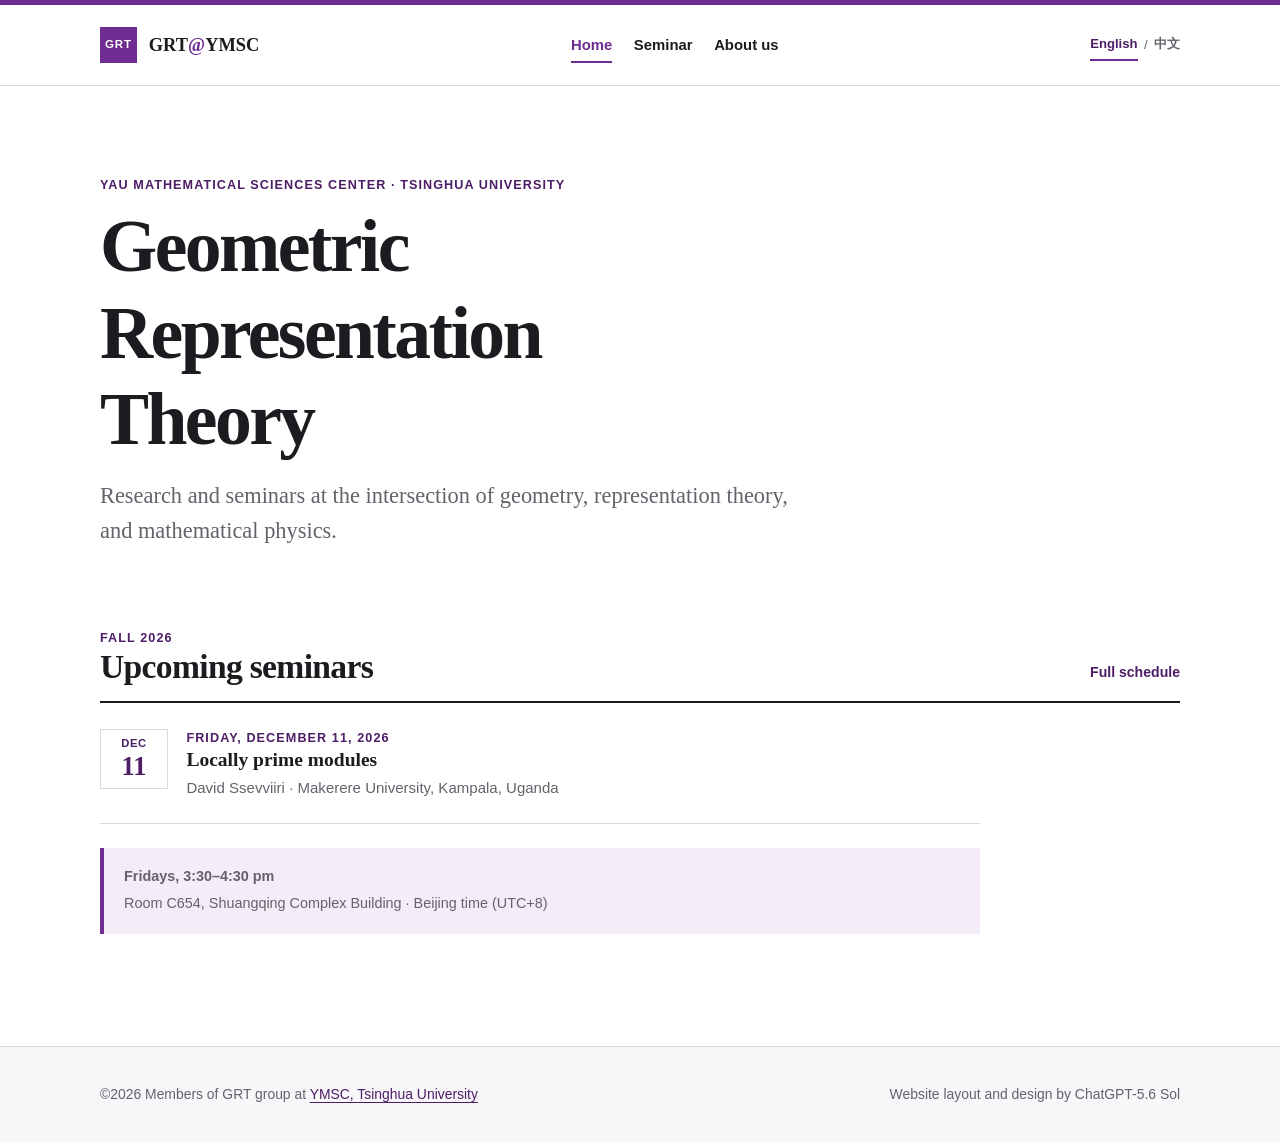
<file: index.html>
<!doctype html>
<html lang="en">
<head>
  <meta charset="utf-8">
  <meta name="viewport" content="width=device-width, initial-scale=1">
  <meta name="theme-color" content="#6f2c91">
  <title>GRT@YMSC</title>
  <meta name="description" content="Geometric representation theory group and seminar at YMSC, Tsinghua University.">
  <link rel="icon" href="assets/favicon.ico" sizes="32x32">
  <link rel="stylesheet" href="assets/css/style.css">
  <noscript><link rel="stylesheet" href="assets/css/noscript.css"></noscript>
  <script src="assets/js/language.js" defer></script>
  <script src="assets/js/seminars.js" defer></script>
</head>
<body data-title-en="GRT@YMSC" data-title-zh="YMSC 几何表示论">
  <a class="skip-link" href="#main"><span data-lang-content="en">Skip to content</span><span data-lang-content="zh" lang="zh-CN" hidden>跳至正文</span></a>
  <header class="site-header">
    <div class="container header-inner">
      <a class="site-name" href="index.html"><span class="site-mark" aria-hidden="true">GRT</span><span>GRT<span class="muted-at">@</span>YMSC</span></a>
      <nav aria-label="Primary navigation / 主导航">
        <ul class="nav-list">
          <li><a href="index.html" aria-current="page"><span data-lang-content="en">Home</span><span data-lang-content="zh" lang="zh-CN" hidden>首页</span></a></li>
          <li><a href="seminars.html"><span data-lang-content="en">Seminar</span><span data-lang-content="zh" lang="zh-CN" hidden>讨论班</span></a></li>
          <li><a href="about.html"><span data-lang-content="en">About us</span><span data-lang-content="zh" lang="zh-CN" hidden>关于我们</span></a></li>
        </ul>
      </nav>
      <div class="language-switcher" role="group" aria-label="Language / 语言"><button type="button" data-lang-select="en" aria-pressed="true">English</button><span aria-hidden="true">/</span><button type="button" data-lang-select="zh" aria-pressed="false">中文</button></div>
    </div>
  </header>

  <main id="main" class="container main-content">
    <section class="home-intro">
      <p class="kicker"><span data-lang-content="en">Yau Mathematical Sciences Center · Tsinghua University</span><span data-lang-content="zh" lang="zh-CN" hidden>清华大学 · 丘成桐数学科学中心</span></p>
      <h1><span data-lang-content="en">Geometric Representation Theory</span><span data-lang-content="zh" lang="zh-CN" hidden>几何表示论</span></h1>
      <p class="lede" data-lang-content="en">Research and seminars at the intersection of geometry, representation theory, and mathematical physics.</p>
      <p class="lede" data-lang-content="zh" lang="zh-CN" hidden>我们关注几何、表示论与数学物理交汇处的研究，并组织相关学术活动。</p>
    </section>

    <section aria-labelledby="upcoming-title">
      <div class="section-heading">
        <div><p class="kicker"><span data-lang-content="en">Fall 2026</span><span data-lang-content="zh" lang="zh-CN" hidden>2026 年秋季</span></p><h2 id="upcoming-title"><span data-lang-content="en">Upcoming seminars</span><span data-lang-content="zh" lang="zh-CN" hidden>近期讨论班</span></h2></div>
        <a class="section-link" href="seminars.html"><span data-lang-content="en">Full schedule</span><span data-lang-content="zh" lang="zh-CN" hidden>完整日程</span></a>
      </div>
      <div class="seminar-list" data-seminar-list="upcoming"><noscript><div class="noscript-notice"><p><strong>JavaScript is unavailable.</strong> The interactive seminar digest and language selector are disabled. The complete schedule and abstracts remain available on the <a href="seminars.html">seminar page</a>.</p><p lang="zh-CN"><strong>JavaScript 当前不可用。</strong>讨论班摘要列表和语言选择器已停用；完整日程及摘要仍可在<a href="seminars.html">讨论班页面</a>查看。</p></div></noscript></div>
      <aside class="schedule-note"><strong><span data-lang-content="en">Fridays, 3:30–4:30 pm</span><span data-lang-content="zh" lang="zh-CN" hidden>星期五，下午 3:30–4:30</span></strong><span data-lang-content="en">Room C654, Shuangqing Complex Building · Beijing time (UTC+8)</span><span data-lang-content="zh" lang="zh-CN" hidden>双清综合楼 C654 教室 · 北京时间（UTC+8）</span></aside>
    </section>
  </main>

  <footer class="site-footer"><div class="container footer-inner"><p>©2026 Members of GRT group at <a href="https://ymsc.tsinghua.edu.cn/en/">YMSC, Tsinghua University</a></p><p>Website layout and design by ChatGPT-5.6 Sol</p></div></footer>
</body>
</html>
</file>
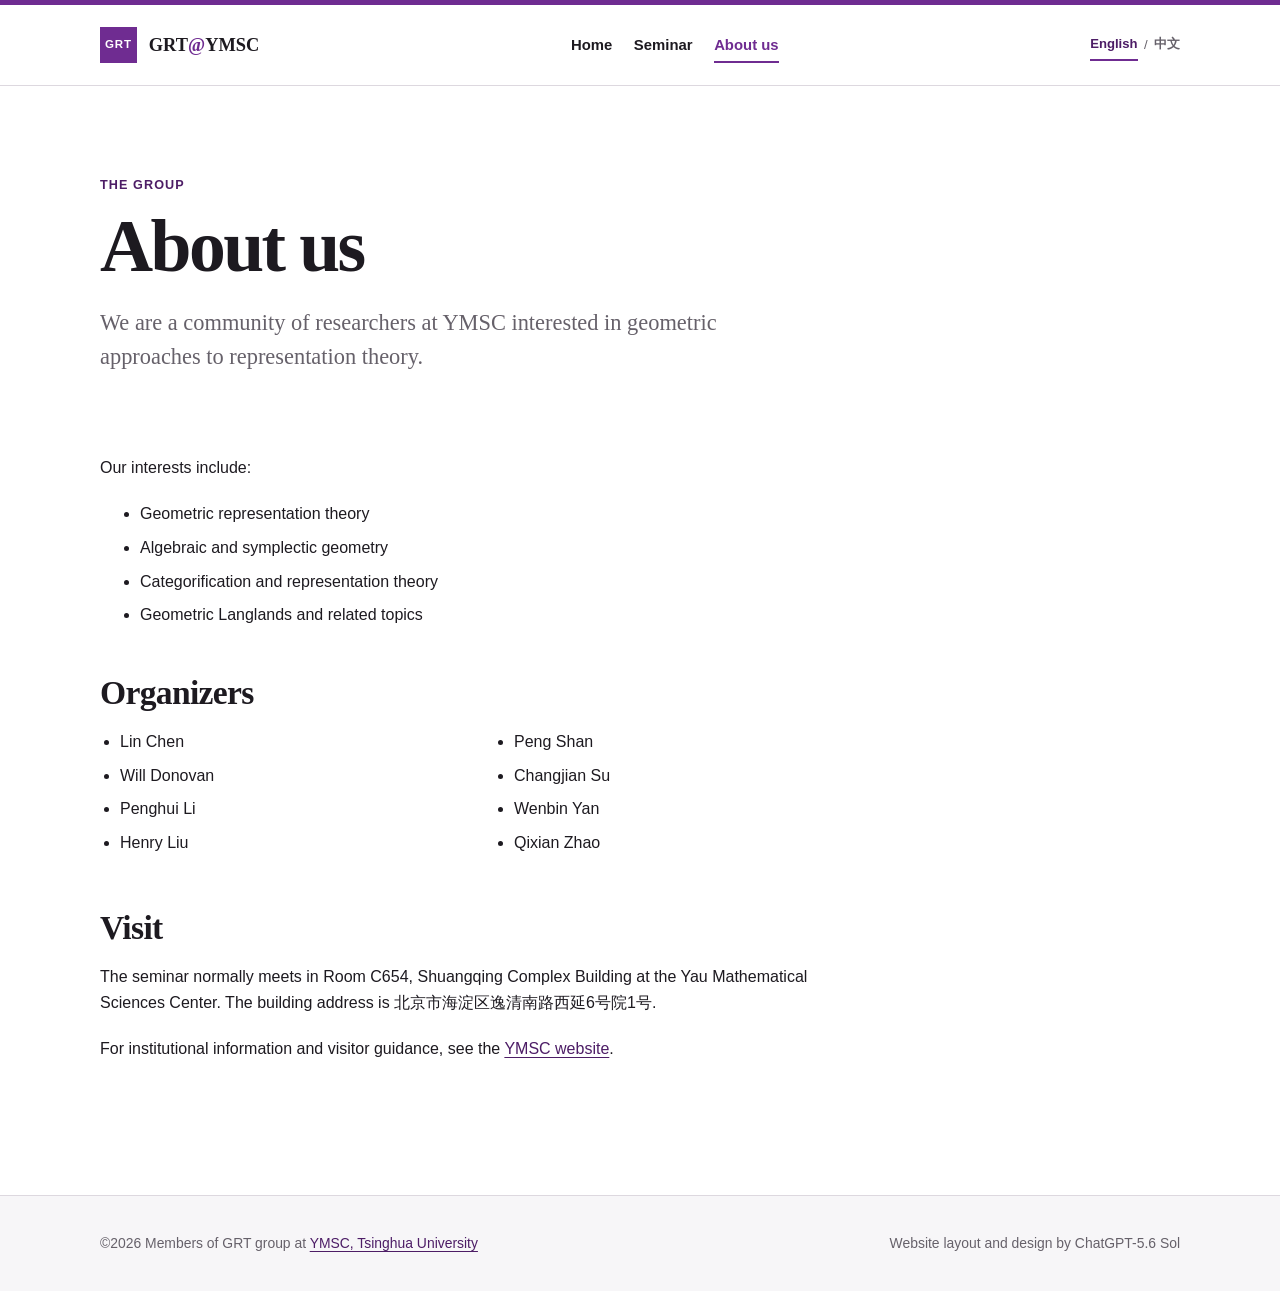
<file: about.html>
<!doctype html>
<html lang="en">
<head>
  <meta charset="utf-8">
  <meta name="viewport" content="width=device-width, initial-scale=1">
  <meta name="theme-color" content="#6f2c91">
  <title>About us · GRT@YMSC</title>
  <meta name="description" content="About the geometric representation theory group at YMSC, Tsinghua University.">
  <link rel="icon" href="assets/favicon.ico" sizes="32x32">
  <link rel="stylesheet" href="assets/css/style.css">
  <noscript><link rel="stylesheet" href="assets/css/noscript.css"></noscript>
  <script src="assets/js/language.js" defer></script>
</head>
<body data-title-en="About us · GRT@YMSC" data-title-zh="关于我们 · YMSC 几何表示论">
  <a class="skip-link" href="#main"><span data-lang-content="en">Skip to content</span><span data-lang-content="zh" lang="zh-CN" hidden>跳至正文</span></a>
  <header class="site-header"><div class="container header-inner">
    <a class="site-name" href="index.html"><span class="site-mark" aria-hidden="true">GRT</span><span>GRT<span class="muted-at">@</span>YMSC</span></a>
    <nav aria-label="Primary navigation / 主导航"><ul class="nav-list"><li><a href="index.html"><span data-lang-content="en">Home</span><span data-lang-content="zh" lang="zh-CN" hidden>首页</span></a></li><li><a href="seminars.html"><span data-lang-content="en">Seminar</span><span data-lang-content="zh" lang="zh-CN" hidden>讨论班</span></a></li><li><a href="about.html" aria-current="page"><span data-lang-content="en">About us</span><span data-lang-content="zh" lang="zh-CN" hidden>关于我们</span></a></li></ul></nav>
    <div class="language-switcher" role="group" aria-label="Language / 语言"><button type="button" data-lang-select="en" aria-pressed="true">English</button><span aria-hidden="true">/</span><button type="button" data-lang-select="zh" aria-pressed="false">中文</button></div>
  </div></header>

  <main id="main" class="container main-content">
    <header class="page-header"><p class="kicker"><span data-lang-content="en">The group</span><span data-lang-content="zh" lang="zh-CN" hidden>团队简介</span></p><h1><span data-lang-content="en">About us</span><span data-lang-content="zh" lang="zh-CN" hidden>关于我们</span></h1><p class="lede" data-lang-content="en">We are a community of researchers at YMSC interested in geometric approaches to representation theory.</p><p class="lede" data-lang-content="zh" lang="zh-CN" hidden>我们是丘成桐数学科学中心关注表示论几何方法的学者群体。</p></header>

    <div class="prose" data-lang-content="en"><p>Our interests include:</p><ul><li>Geometric representation theory</li><li>Algebraic and symplectic geometry</li><li>Categorification and representation theory</li><li>Geometric Langlands and related topics</li></ul><h2>Organizers</h2><ul class="people-list"><li>Lin Chen</li><li>Will Donovan</li><li>Penghui Li</li><li>Henry Liu</li><li>Peng Shan</li><li>Changjian Su</li><li>Wenbin Yan</li><li>Qixian Zhao</li></ul><h2>Visit</h2><p>The seminar normally meets in Room C654, Shuangqing Complex Building at the Yau Mathematical Sciences Center. The building address is 北京市海淀区逸清南路西延6号院1号.</p><p>For institutional information and visitor guidance, see the <a href="https://ymsc.tsinghua.edu.cn/en/">YMSC website</a>.</p></div>

    <div class="prose" data-lang-content="zh" lang="zh-CN" hidden><p>我们关注以下研究方向：</p><ul><li>几何表示论</li><li>代数几何与辛几何</li><li>范畴化与表示论</li><li>几何朗兰兹及相关方向</li></ul><h2>组织者</h2><ul class="people-list"><li>陈麟</li><li>杜樂文 Will Donovan</li><li>李鹏辉</li><li>刘华昕</li><li>单芃</li><li>苏长剑</li><li>颜文斌</li><li>赵启弦</li></ul><h2>来访信息</h2><p>讨论班通常在丘成桐数学科学中心双清综合楼 C654 教室举行。地址为北京市海淀区逸清南路西延6号院1号。</p><p>更多单位信息及来访指南，请参见 <a href="https://ymsc.tsinghua.edu.cn/">YMSC 网站</a>。</p></div>
  </main>

  <footer class="site-footer"><div class="container footer-inner"><p>©2026 Members of GRT group at <a href="https://ymsc.tsinghua.edu.cn/en/">YMSC, Tsinghua University</a></p><p>Website layout and design by ChatGPT-5.6 Sol</p></div></footer>
</body>
</html>
</file>
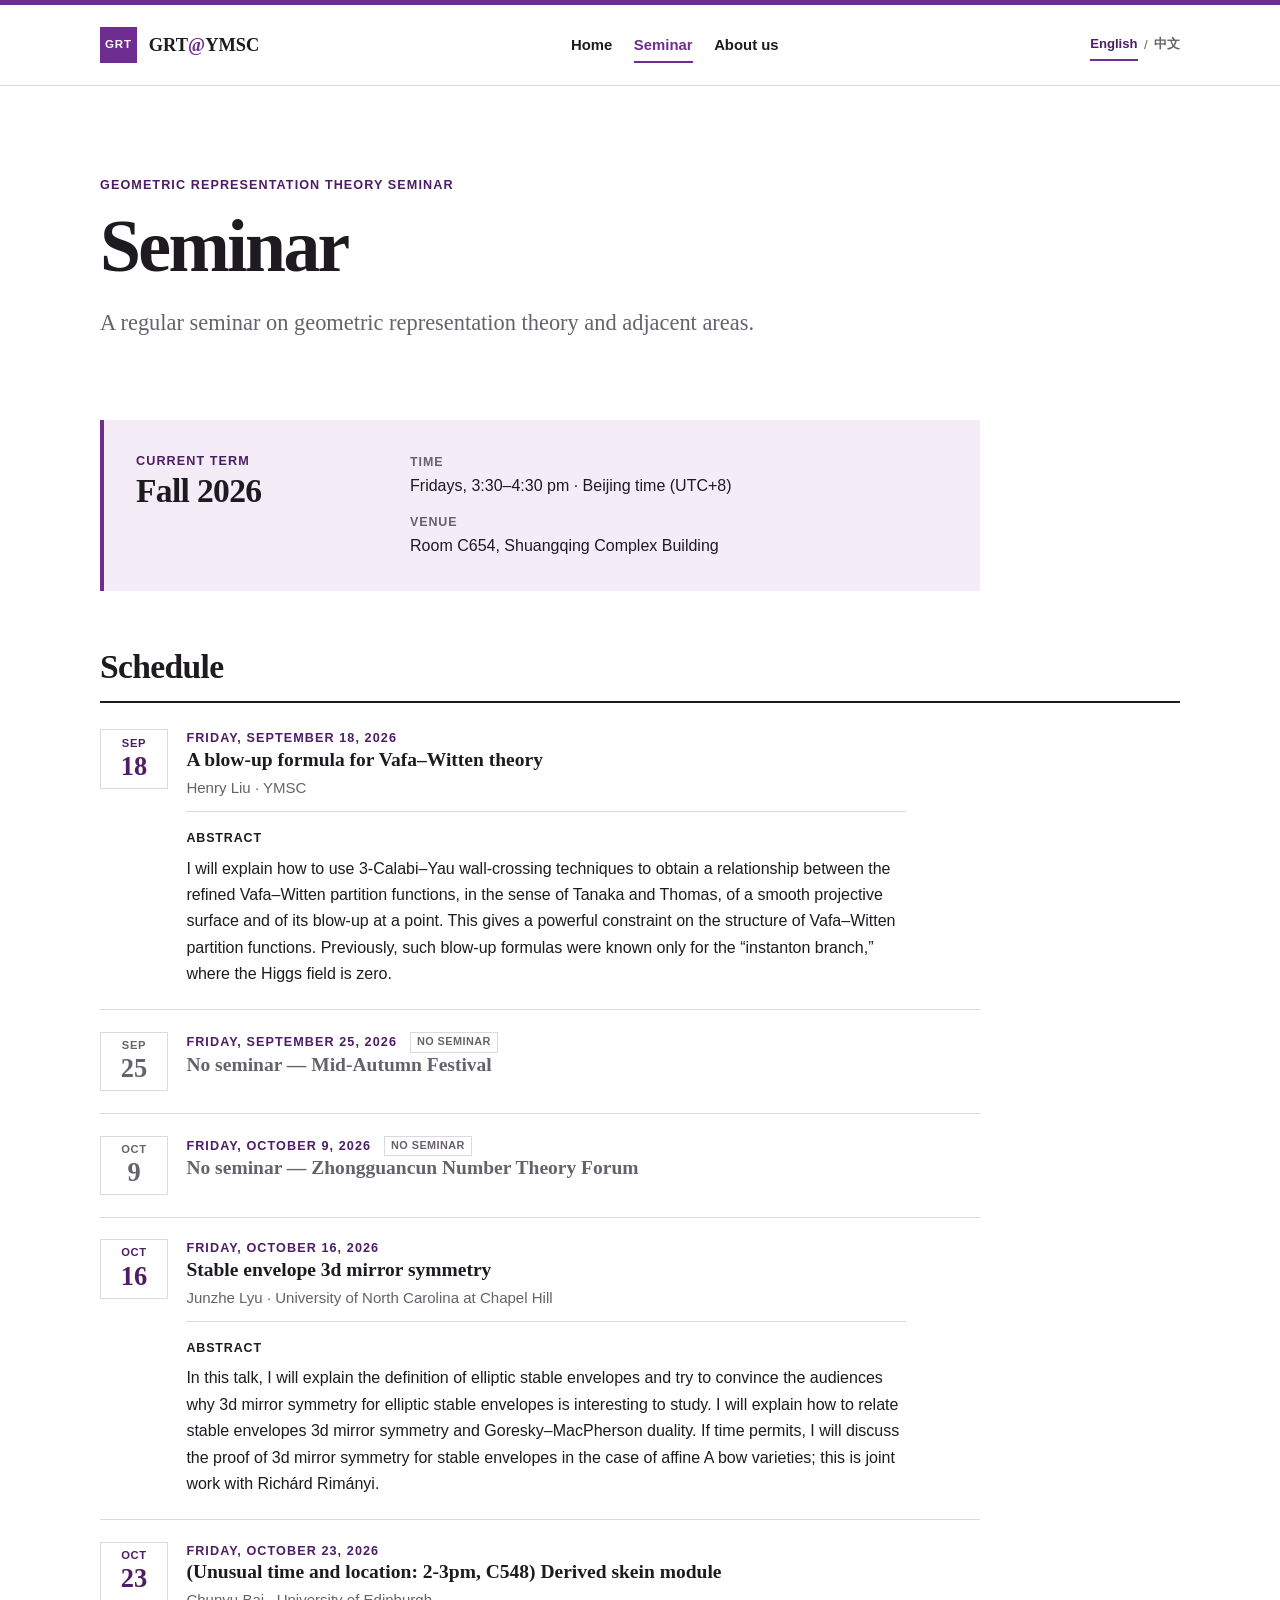
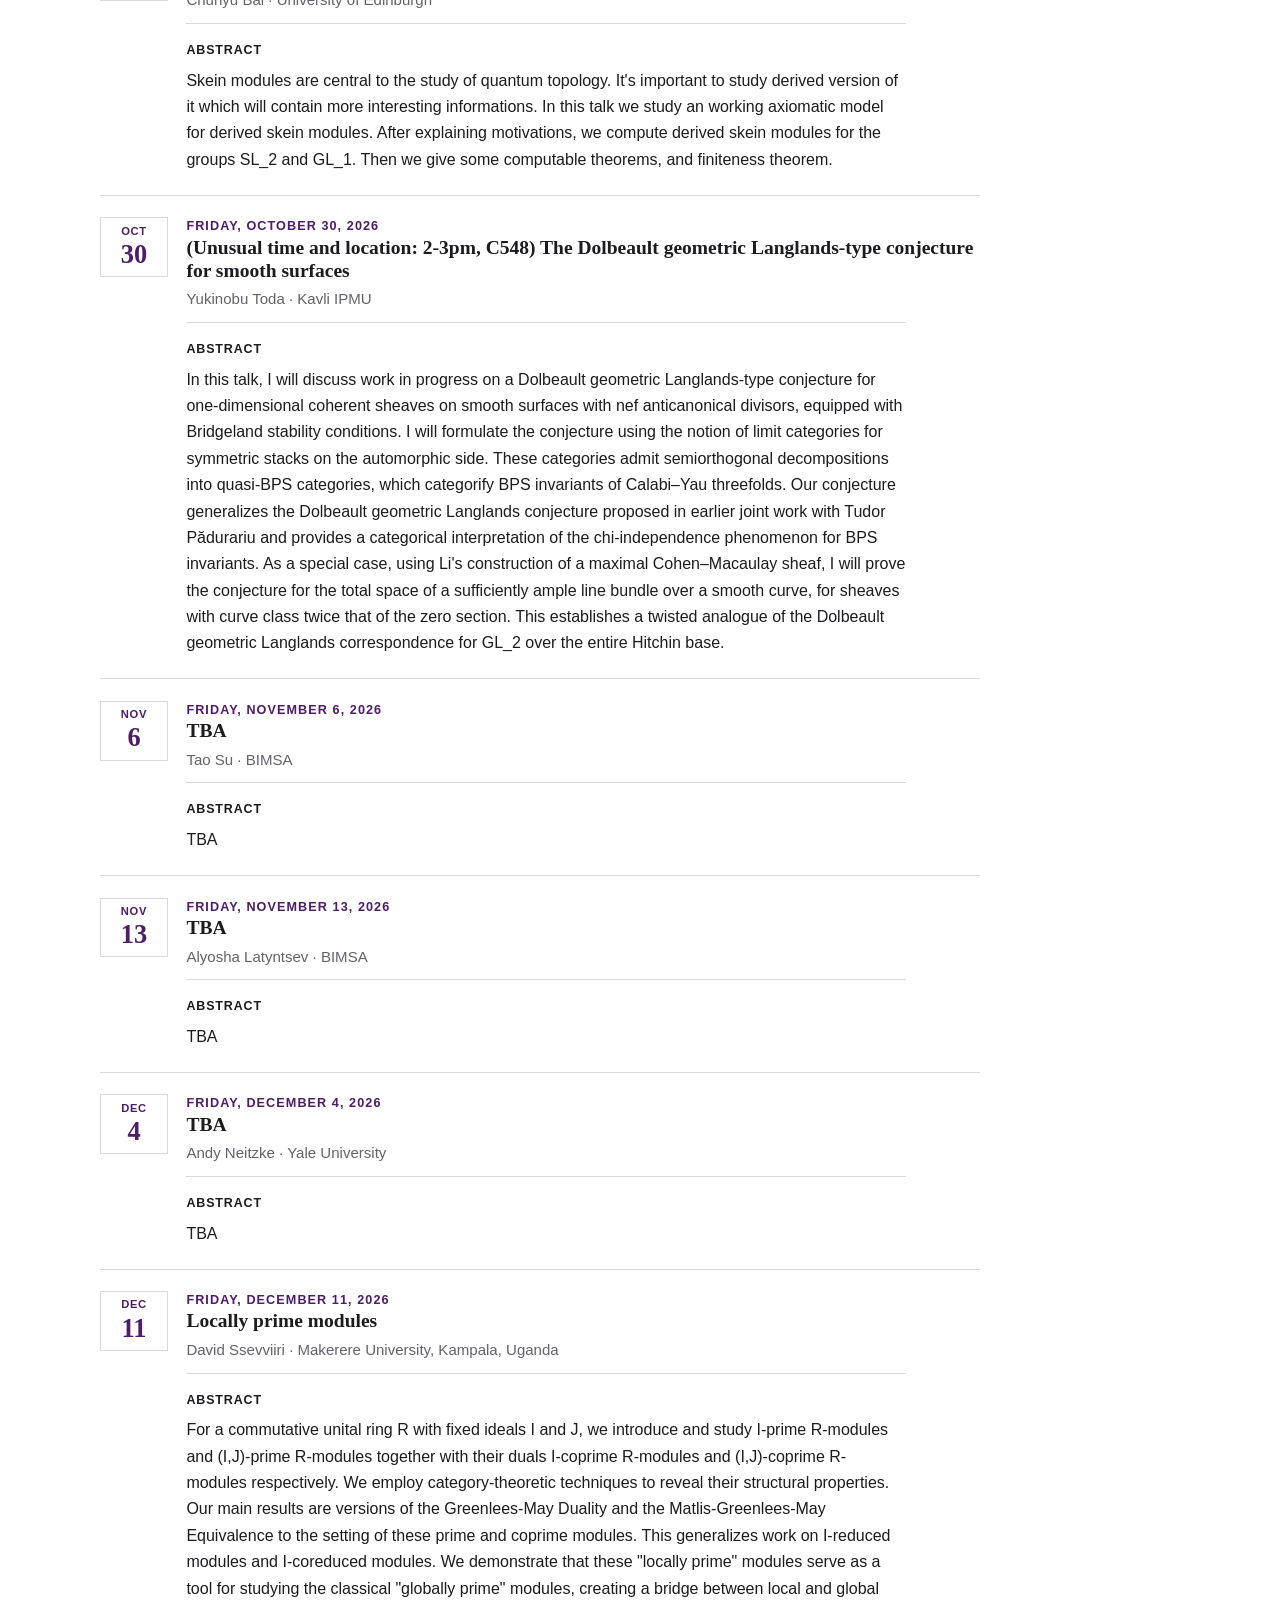
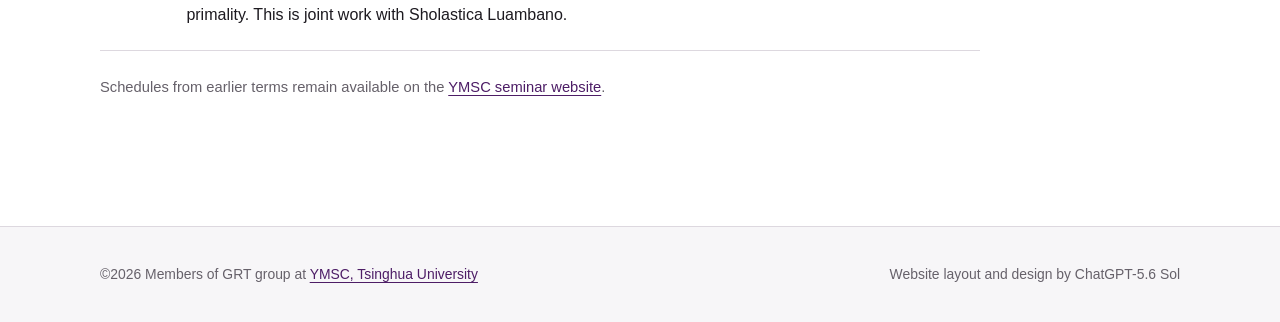
<file: seminars.html>
<!doctype html>
<html lang="en">
<head>
  <meta charset="utf-8">
  <meta name="viewport" content="width=device-width, initial-scale=1">
  <meta name="theme-color" content="#6f2c91">
  <title>Seminar · GRT@YMSC</title>
  <meta name="description" content="Geometric Representation Theory Seminar at YMSC, Tsinghua University.">
  <link rel="icon" href="assets/favicon.ico" sizes="32x32">
  <link rel="stylesheet" href="assets/css/style.css">
  <noscript><link rel="stylesheet" href="assets/css/noscript.css"></noscript>
  <script src="assets/js/language.js" defer></script>
  <script src="assets/js/seminars.js" defer></script>
</head>
<body data-title-en="Seminar · GRT@YMSC" data-title-zh="讨论班 · YMSC 几何表示论">
  <a class="skip-link" href="#main"><span data-lang-content="en">Skip to content</span><span data-lang-content="zh" lang="zh-CN" hidden>跳至正文</span></a>
  <header class="site-header"><div class="container header-inner">
    <a class="site-name" href="index.html"><span class="site-mark" aria-hidden="true">GRT</span><span>GRT<span class="muted-at">@</span>YMSC</span></a>
    <nav aria-label="Primary navigation / 主导航"><ul class="nav-list"><li><a href="index.html"><span data-lang-content="en">Home</span><span data-lang-content="zh" lang="zh-CN" hidden>首页</span></a></li><li><a href="seminars.html" aria-current="page"><span data-lang-content="en">Seminar</span><span data-lang-content="zh" lang="zh-CN" hidden>讨论班</span></a></li><li><a href="about.html"><span data-lang-content="en">About us</span><span data-lang-content="zh" lang="zh-CN" hidden>关于我们</span></a></li></ul></nav>
    <div class="language-switcher" role="group" aria-label="Language / 语言"><button type="button" data-lang-select="en" aria-pressed="true">English</button><span aria-hidden="true">/</span><button type="button" data-lang-select="zh" aria-pressed="false">中文</button></div>
  </div></header>

  <main id="main" class="container main-content">
    <header class="page-header"><p class="kicker"><span data-lang-content="en">Geometric Representation Theory Seminar</span><span data-lang-content="zh" lang="zh-CN" hidden>几何表示论讨论班</span></p><h1><span data-lang-content="en">Seminar</span><span data-lang-content="zh" lang="zh-CN" hidden>讨论班</span></h1><p class="lede" data-lang-content="en">A regular seminar on geometric representation theory and adjacent areas.</p><p class="lede" data-lang-content="zh" lang="zh-CN" hidden>定期举办，主题涵盖几何表示论及相关方向。</p></header>

    <section class="term-card"><div><p class="kicker"><span data-lang-content="en">Current term</span><span data-lang-content="zh" lang="zh-CN" hidden>本学期</span></p><h2><span data-lang-content="en">Fall 2026</span><span data-lang-content="zh" lang="zh-CN" hidden>2026 年秋季</span></h2></div><dl><div><dt><span data-lang-content="en">Time</span><span data-lang-content="zh" lang="zh-CN" hidden>时间</span></dt><dd><span data-lang-content="en">Fridays, 3:30–4:30 pm · Beijing time (UTC+8)</span><span data-lang-content="zh" lang="zh-CN" hidden>星期五，下午 3:30–4:30 · 北京时间（UTC+8）</span></dd></div><div><dt><span data-lang-content="en">Venue</span><span data-lang-content="zh" lang="zh-CN" hidden>地点</span></dt><dd><span data-lang-content="en">Room C654, Shuangqing Complex Building</span><span data-lang-content="zh" lang="zh-CN" hidden>双清综合楼 C654 教室</span></dd></div></dl></section>

    <section aria-labelledby="schedule-title"><div class="section-heading"><h2 id="schedule-title"><span data-lang-content="en">Schedule</span><span data-lang-content="zh" lang="zh-CN" hidden>日程</span></h2></div><div class="seminar-list" data-seminar-list="all"><noscript>
      <div class="noscript-notice"><p><strong>JavaScript is unavailable.</strong> A bilingual, text-only copy of the schedule appears below.</p><p lang="zh-CN"><strong>JavaScript 当前不可用。</strong>以下为双语纯文本日程。</p></div>
      <article class="seminar-item" id="2026-09-18-henry-liu"><div class="date-block"><span>Sep<br><span lang="zh-CN">9月</span></span><strong>18</strong></div><div class="seminar-summary"><p class="eyebrow">Friday, September 18, 2026 · <span lang="zh-CN">2026年9月18日</span></p><h3>A blow-up formula for Vafa–Witten theory<br><span lang="zh-CN">Vafa–Witten 理论的爆破公式</span></h3><p class="speaker">Henry Liu · YMSC / 丘成桐数学科学中心</p><div class="abstract"><h4>Abstract / 摘要</h4><p>I will explain how to use 3-Calabi–Yau wall-crossing techniques to obtain a relationship between the refined Vafa–Witten partition functions, in the sense of Tanaka and Thomas, of a smooth projective surface and of its blow-up at a point. This gives a powerful constraint on the structure of Vafa–Witten partition functions. Previously, such blow-up formulas were known only for the “instanton branch,” where the Higgs field is zero.</p><p lang="zh-CN">我将介绍如何利用 3-Calabi–Yau 墙穿越技术，建立光滑射影曲面及其在一点处爆破的精细 Vafa–Witten 配分函数（Tanaka–Thomas 意义下）之间的关系。这一公式对 Vafa–Witten 配分函数的结构给出了有力约束。此前，此类爆破公式仅在 Higgs 场为零的所谓“瞬子分支”上得到证明。</p></div></div></article>
      <article class="seminar-item is-cancelled" id="2026-09-25-mid-autumn-festival"><div class="date-block"><span>Sep<br><span lang="zh-CN">9月</span></span><strong>25</strong></div><div class="seminar-summary"><p class="eyebrow">Friday, September 25, 2026 · <span lang="zh-CN">2026年9月25日</span></p><h3>No seminar — Mid-Autumn Festival<br><span lang="zh-CN">中秋节暂停讨论班</span></h3></div></article>
      <article class="seminar-item is-cancelled" id="2026-10-09-number-theory-forum"><div class="date-block"><span>Oct<br><span lang="zh-CN">10月</span></span><strong>9</strong></div><div class="seminar-summary"><p class="eyebrow">Friday, October 9, 2026 · <span lang="zh-CN">2026年10月9日</span></p><h3>No seminar — Zhongguancun Number Theory Forum<br><span lang="zh-CN">中关村数论论坛期间暂停讨论班</span></h3></div></article>
      <article class="seminar-item" id="2026-10-16-junzhe-lyu"><div class="date-block"><span>Oct<br><span lang="zh-CN">10月</span></span><strong>16</strong></div><div class="seminar-summary"><p class="eyebrow">Friday, October 16, 2026 · <span lang="zh-CN">2026年10月16日</span></p><h3>Title to be announced · <span lang="zh-CN">题目待定</span></h3><p class="speaker">Junzhe Lyu · University of North Carolina at Chapel Hill / 北卡罗来纳大学教堂山分校</p></div></article>
      <article class="seminar-item" id="2026-10-23-alyosha-latyntsev"><div class="date-block"><span>Oct<br><span lang="zh-CN">10月</span></span><strong>23</strong></div><div class="seminar-summary"><p class="eyebrow">Friday, October 23, 2026 · <span lang="zh-CN">2026年10月23日</span></p><h3>Title to be announced · <span lang="zh-CN">题目待定</span></h3><p class="speaker">Alyosha Latyntsev · BIMSA</p></div></article>
      <article class="seminar-item" id="2026-10-30-yukinobu-toda"><div class="date-block"><span>Oct<br><span lang="zh-CN">10月</span></span><strong>30</strong></div><div class="seminar-summary"><p class="eyebrow">Friday, October 30, 2026 · <span lang="zh-CN">2026年10月30日</span></p><h3>Title to be announced · <span lang="zh-CN">题目待定</span></h3><p class="speaker">Yukinobu Toda · Kavli IPMU</p></div></article>
    </noscript></div><p class="archive-note" data-lang-content="en">Schedules from earlier terms remain available on the <a href="https://ymsc.tsinghua.edu.cn/info/1053/4890.htm">YMSC seminar website</a>.</p><p class="archive-note" data-lang-content="zh" lang="zh-CN" hidden>更早学期的日程仍可在<a href="https://ymsc.tsinghua.edu.cn/info/1053/4890.htm">原讨论班网站</a>查看。</p></section>
  </main>

  <footer class="site-footer"><div class="container footer-inner"><p>©2026 Members of GRT group at <a href="https://ymsc.tsinghua.edu.cn/en/">YMSC, Tsinghua University</a></p><p>Website layout and design by ChatGPT-5.6 Sol</p></div></footer>
</body>
</html>
</file>
<file: assets/css/style.css>
:root {
  --ink: #1d1a20;
  --muted: #66616a;
  --accent: #6f2c91;
  --accent-dark: #4d1d66;
  --accent-soft: #f4edf7;
  --line: #ddd8df;
  --surface: #f7f6f8;
  --white: #fff;
  --max-width: 1080px;
}

*, *::before, *::after { box-sizing: border-box; }

html {
  color-scheme: light;
  font-size: 100%;
}

body {
  margin: 0;
  color: var(--ink);
  background: var(--white);
  font-family: -apple-system, BlinkMacSystemFont, "Segoe UI", Roboto, Helvetica, Arial, sans-serif;
  font-size: 1rem;
  line-height: 1.65;
}

a {
  color: var(--accent-dark);
  text-decoration-thickness: 1px;
  text-underline-offset: .18em;
}

a:hover { color: var(--accent); }

a:focus-visible, button:focus-visible {
  outline: 3px solid rgba(111, 44, 145, .28);
  outline-offset: 3px;
}

h1, h2, h3 {
  margin-top: 0;
  color: var(--ink);
  font-family: Georgia, "Times New Roman", serif;
  font-weight: 600;
  line-height: 1.18;
}

h1 {
  max-width: 18ch;
  margin-bottom: 1rem;
  font-size: clamp(2.25rem, 7vw, 4.6rem);
  letter-spacing: -.035em;
}

h2 {
  margin-bottom: 1rem;
  font-size: clamp(1.55rem, 3vw, 2.1rem);
  letter-spacing: -.02em;
}

h3 {
  margin-bottom: .35rem;
  font-size: 1.22rem;
}

p { margin-top: 0; }

[data-lang-content][hidden] { display: none !important; }

.container {
  width: min(calc(100% - 2.5rem), var(--max-width));
  margin-inline: auto;
}

.skip-link {
  position: fixed;
  top: .5rem;
  left: .5rem;
  z-index: 100;
  padding: .6rem .85rem;
  color: var(--white);
  background: var(--accent-dark);
  transform: translateY(-160%);
}

.skip-link:focus { transform: translateY(0); }

.site-header {
  position: relative;
  border-top: 5px solid var(--accent);
  border-bottom: 1px solid var(--line);
  background: var(--white);
}

.header-inner {
  display: flex;
  min-height: 5rem;
  align-items: center;
  justify-content: space-between;
  gap: 1.25rem 2rem;
}

.site-name {
  display: inline-flex;
  align-items: center;
  gap: .75rem;
  color: var(--ink);
  font-family: Georgia, "Times New Roman", serif;
  font-size: 1.15rem;
  font-weight: 700;
  text-decoration: none;
  white-space: nowrap;
}

.site-mark {
  display: grid;
  width: 2.3rem;
  height: 2.3rem;
  place-items: center;
  color: var(--white);
  background: var(--accent);
  font-family: -apple-system, BlinkMacSystemFont, "Segoe UI", sans-serif;
  font-size: .72rem;
  letter-spacing: .07em;
}

.muted-at { color: var(--accent); }

.nav-list {
  display: flex;
  flex-wrap: wrap;
  justify-content: flex-end;
  gap: .25rem 1.35rem;
  margin: 0;
  padding: 0;
  list-style: none;
}

.nav-list a {
  display: inline-block;
  padding: .35rem 0;
  color: var(--ink);
  font-size: .93rem;
  font-weight: 600;
  text-decoration: none;
}

.nav-list a:hover, .nav-list a[aria-current="page"] { color: var(--accent); }
.nav-list a[aria-current="page"] { box-shadow: inset 0 -2px var(--accent); }

.language-switcher {
  display: inline-flex;
  flex: 0 0 auto;
  align-items: center;
  gap: .4rem;
  color: var(--muted);
  font-size: .82rem;
}

.language-switcher button {
  padding: .25rem 0;
  color: var(--muted);
  border: 0;
  border-bottom: 2px solid transparent;
  background: transparent;
  font: inherit;
  font-weight: 650;
  cursor: pointer;
}

.language-switcher button:hover,
.language-switcher button[aria-pressed="true"] {
  color: var(--accent-dark);
  border-bottom-color: var(--accent);
}

.main-content {
  min-height: 68vh;
  padding-top: clamp(3rem, 7vw, 6rem);
  padding-bottom: clamp(4rem, 9vw, 7rem);
}

.home-intro, .page-header {
  max-width: 850px;
  margin-bottom: clamp(2.8rem, 7vw, 5rem);
}

.kicker, .eyebrow {
  margin-bottom: .55rem;
  color: var(--accent-dark);
  font-size: .79rem;
  font-weight: 700;
  letter-spacing: .085em;
  line-height: 1.45;
  text-transform: uppercase;
}

[lang="zh-CN"].kicker,
[lang="zh-CN"] .kicker,
[lang="zh-CN"].eyebrow,
[lang="zh-CN"] .eyebrow {
  letter-spacing: .04em;
}

.lede {
  max-width: 710px;
  margin-bottom: 0;
  color: var(--muted);
  font-family: Georgia, "Times New Roman", serif;
  font-size: clamp(1.15rem, 2vw, 1.4rem);
  line-height: 1.55;
}

.section-heading {
  display: flex;
  align-items: end;
  justify-content: space-between;
  gap: 1rem;
  margin-bottom: .3rem;
  padding-bottom: .9rem;
  border-bottom: 2px solid var(--ink);
}

.section-heading h2, .section-heading p { margin-bottom: 0; }

.section-link {
  flex: 0 0 auto;
  padding-bottom: .15rem;
  font-size: .88rem;
  font-weight: 700;
  text-decoration: none;
}

.seminar-list { max-width: 880px; }

.seminar-item {
  display: grid;
  grid-template-columns: 4.25rem 1fr;
  gap: 1.15rem;
  padding: 1.35rem 0;
  border-bottom: 1px solid var(--line);
}

.date-block {
  align-self: start;
  padding: .45rem .3rem .55rem;
  color: var(--accent-dark);
  border: 1px solid var(--line);
  text-align: center;
}

.date-block span, .date-block strong { display: block; line-height: 1; }

.date-block span {
  margin-bottom: .25rem;
  font-size: .7rem;
  font-weight: 700;
  letter-spacing: .06em;
  text-transform: uppercase;
}

.date-block strong {
  font-family: Georgia, "Times New Roman", serif;
  font-size: 1.65rem;
}

.seminar-summary p { margin-bottom: 0; }
.speaker { color: var(--muted); font-size: .94rem; }

.seminar-link {
  color: inherit;
  text-decoration: none;
}

.seminar-link:hover {
  color: var(--accent-dark);
  text-decoration: underline;
  text-decoration-thickness: 1px;
  text-underline-offset: .18em;
}

.seminar-item[id] {
  scroll-margin-top: 1rem;
}

.seminar-item[id]:target {
  margin-inline: -.8rem;
  padding-inline: .8rem;
  background: var(--accent-soft);
}

.tag {
  display: inline-block;
  margin-left: .5rem;
  padding: .1rem .4rem;
  color: var(--muted);
  border: 1px solid var(--line);
  font-size: .68rem;
  letter-spacing: .04em;
}

.is-cancelled h3, .is-cancelled .date-block { color: var(--muted); }

.schedule-note, .term-card {
  border-left: 4px solid var(--accent);
  background: var(--accent-soft);
}

.schedule-note {
  display: flex;
  flex-direction: column;
  gap: .2rem;
  max-width: 880px;
  margin-top: 1.5rem;
  padding: 1.1rem 1.25rem;
  font-size: .9rem;
}

.schedule-note span { color: var(--muted); }

.term-card {
  display: grid;
  grid-template-columns: minmax(180px, .45fr) minmax(0, 1fr);
  gap: 2rem;
  max-width: 880px;
  margin-bottom: 3.5rem;
  padding: clamp(1.4rem, 4vw, 2rem);
}

.term-card h2, .term-card p, .term-card dl, .term-card dd { margin-bottom: 0; }
.term-card dl { margin-top: 0; }
.term-card dl div + div { margin-top: .8rem; }

.term-card dt {
  color: var(--muted);
  font-size: .78rem;
  font-weight: 700;
  letter-spacing: .07em;
  text-transform: uppercase;
}

.term-card dd { margin-left: 0; }

.abstract {
  grid-column: 2;
  max-width: 720px;
  margin-top: .6rem;
  padding-top: 1rem;
  border-top: 1px solid var(--line);
}

.abstract h4 {
  margin: 0 0 .45rem;
  font-size: .78rem;
  letter-spacing: .07em;
  text-transform: uppercase;
}

.abstract p { margin-bottom: 0; }

.prose { max-width: 760px; }
.prose h2 { margin-top: 2.8rem; }
.prose p, .prose ul { margin-bottom: 1.25rem; }
.prose li + li { margin-top: .45rem; }

.people-list {
  columns: 2;
  column-gap: 3rem;
  padding-left: 1.25rem;
}

.people-list li { break-inside: avoid; margin-bottom: .45rem; }

.archive-note {
  max-width: 880px;
  margin-top: 1.5rem;
  color: var(--muted);
  font-size: .92rem;
}

.noscript-notice {
  margin: 1.25rem 0;
  padding: 1rem 1.2rem;
  border-left: 4px solid var(--accent);
  background: var(--accent-soft);
  color: var(--muted);
}

.noscript-notice p { margin-bottom: .45rem; }
.noscript-notice p:last-child { margin-bottom: 0; }

noscript .abstract p + p { margin-top: .8rem; }

.site-footer {
  padding: 2.25rem 0;
  border-top: 1px solid var(--line);
  background: var(--surface);
}

.footer-inner {
  display: flex;
  justify-content: space-between;
  align-items: baseline;
  gap: 1rem 2rem;
  color: var(--muted);
  font-size: .87rem;
}

.footer-inner p { margin: 0; }

@media (max-width: 760px) {
  .header-inner {
    align-items: flex-start;
    flex-direction: column;
    padding-top: 1rem;
    padding-bottom: .8rem;
  }

  .nav-list { justify-content: flex-start; }

  .language-switcher {
    position: absolute;
    top: 1rem;
    right: 1.25rem;
  }

  .term-card { grid-template-columns: 1fr; }
  .abstract { grid-column: 1 / -1; }
  .footer-inner { align-items: flex-start; flex-direction: column; }
}

@media (max-width: 440px) {
  .container { width: min(calc(100% - 1.5rem), var(--max-width)); }
  .nav-list { column-gap: 1rem; }
  .seminar-item { grid-template-columns: 3.65rem 1fr; gap: .85rem; }
  .section-heading { align-items: flex-start; flex-direction: column; }
  .people-list { columns: 1; }
}

@media print {
  .site-header, .site-footer { display: none; }
  .main-content { padding: 0; }
  a { color: inherit; }
}
</file>
<file: assets/css/noscript.css>
/* Loaded only when JavaScript is unavailable. */
.language-switcher { display: none; }

span[data-lang-content="zh"][hidden] {
  display: inline !important;
}

:not(span)[data-lang-content="zh"][hidden] {
  display: block !important;
}

.nav-list span[data-lang-content="zh"]::before,
.site-name + span[data-lang-content="zh"]::before {
  content: " / ";
}

.lede[data-lang-content="zh"],
.prose[data-lang-content="zh"] {
  margin-top: 1rem;
}
</file>
